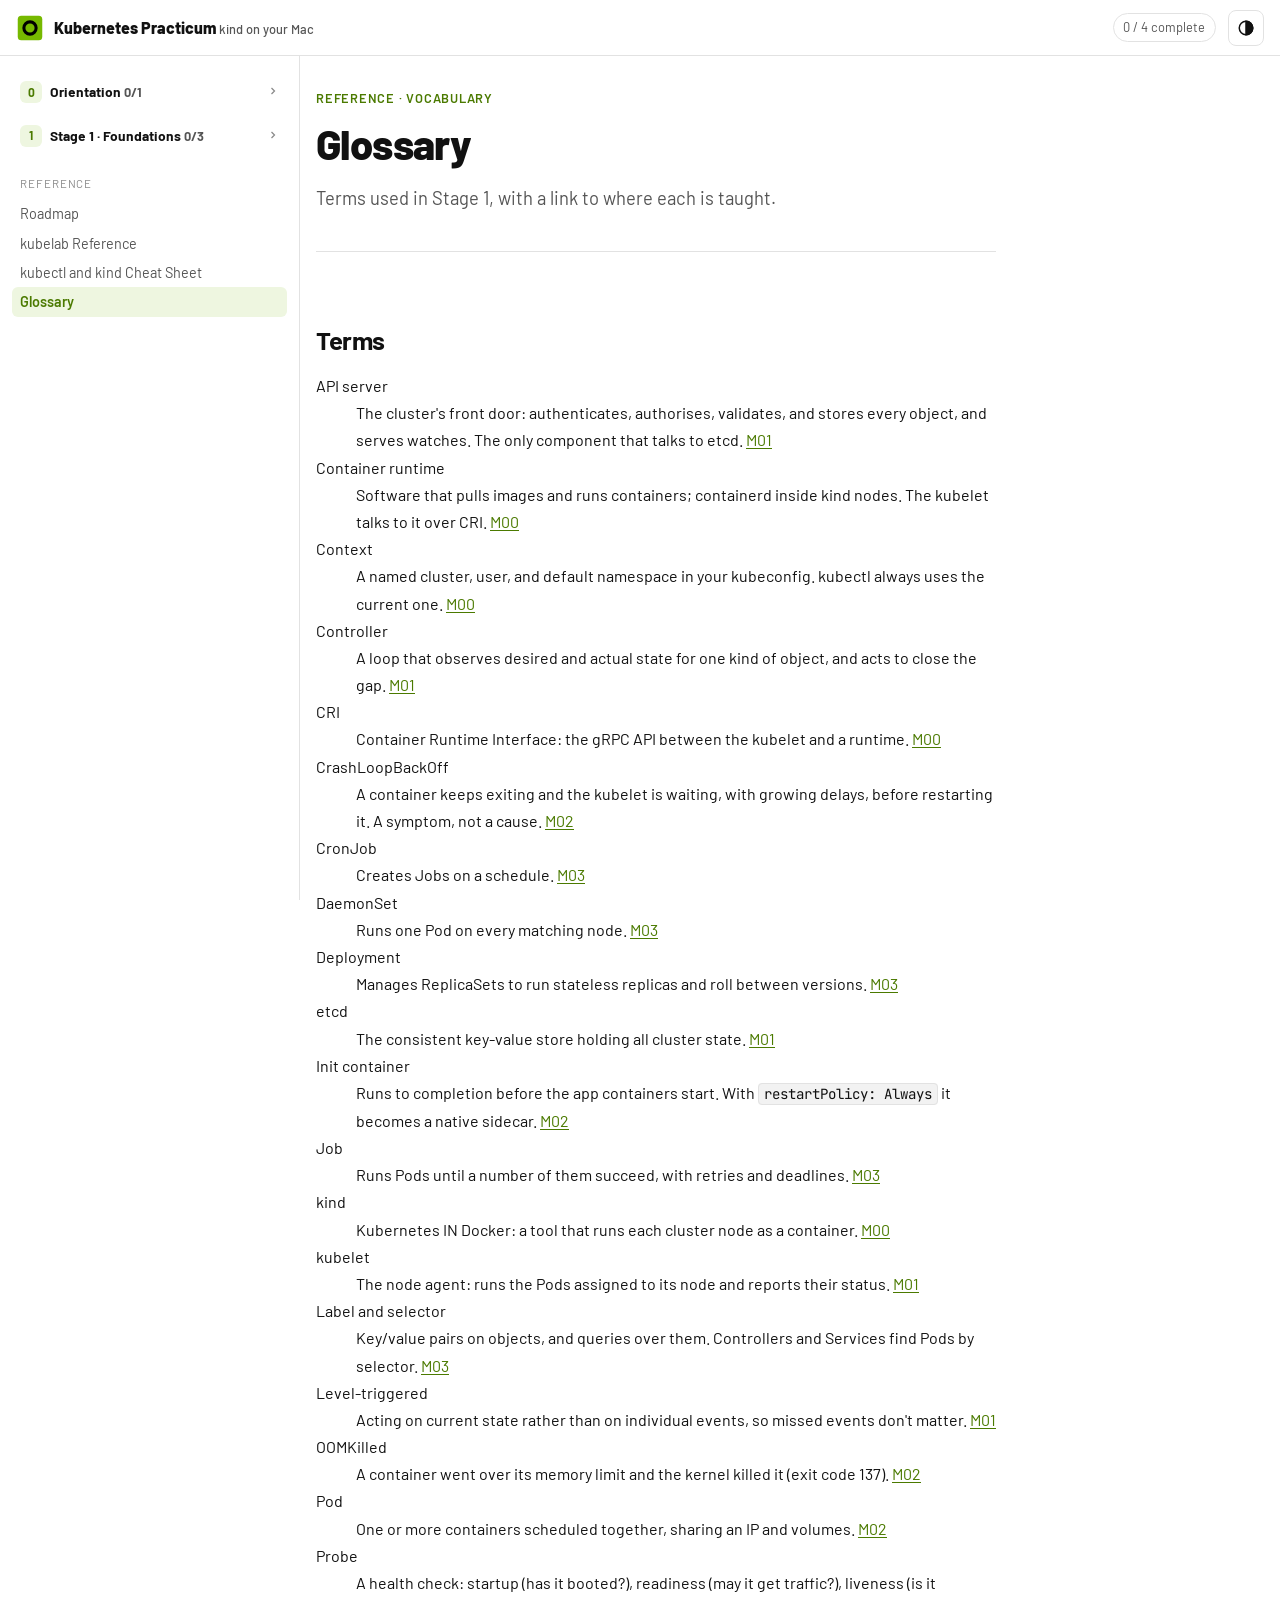
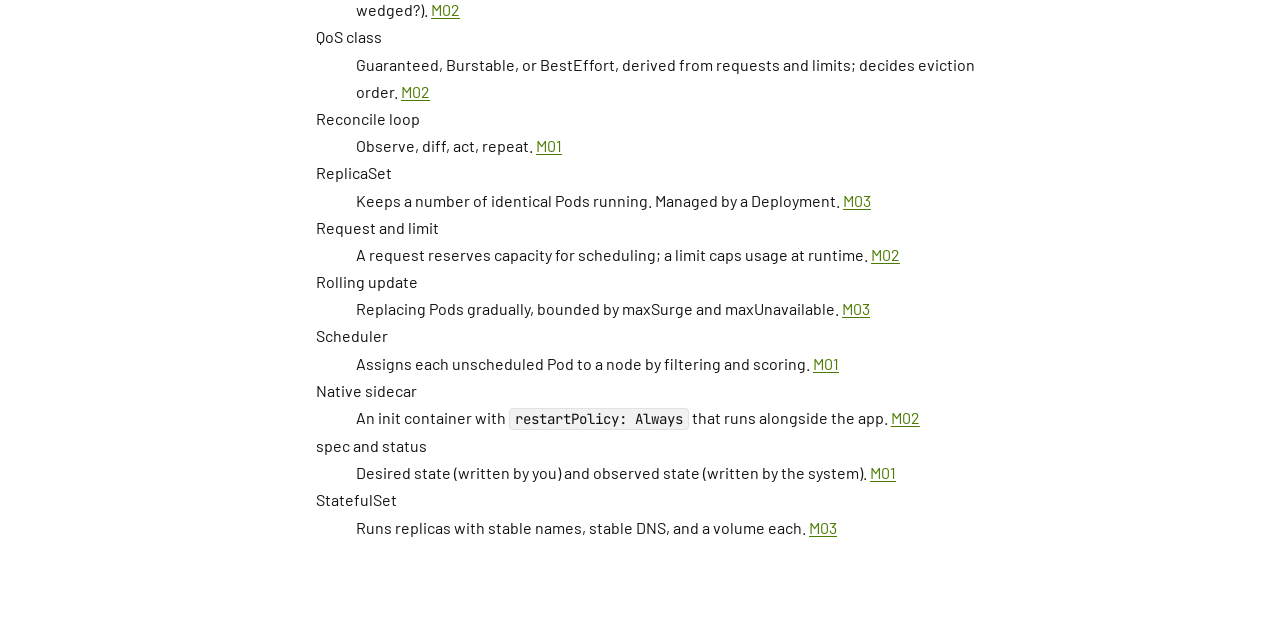
<file: docs/reference/glossary.html>
<!doctype html>
<html lang="en">
<head>
<meta charset="utf-8">
<meta name="viewport" content="width=device-width, initial-scale=1">
<title>Glossary · Kubernetes Practicum</title>
<link rel="stylesheet" href="../assets/css/course.css">
<script src="../assets/js/curriculum.js"></script>
<script src="../assets/js/kubelab-src.js"></script>
<script src="../assets/js/viz.js" defer></script>
<script src="../assets/js/viz-k8s.js" defer></script>
<script src="../assets/js/course.js" defer></script>
</head>
<body data-root="../" data-page="ref-glossary">
<main class="lesson">
  <header class="lesson-hero">
    <p class="eyebrow">Reference · Vocabulary</p>
    <h1>Glossary</h1>
    <p class="lede">Terms used in Stage 1, with a link to where each is taught.</p>
  </header>
  <section class="lesson-section" id="terms">
    <h2>Terms</h2>
    <dl>
      <dt id="term-api-server">API server</dt><dd>The cluster's front door: authenticates, authorises, validates, and stores every object, and serves watches. The only component that talks to etcd. <a href="../modules/m01-how-kubernetes-thinks.html#architecture">M01</a></dd>
      <dt id="term-container-runtime">Container runtime</dt><dd>Software that pulls images and runs containers; containerd inside kind nodes. The kubelet talks to it over CRI. <a href="../modules/m00-mac-lab.html#runtimes">M00</a></dd>
      <dt id="term-context">Context</dt><dd>A named cluster, user, and default namespace in your kubeconfig. kubectl always uses the current one. <a href="../modules/m00-mac-lab.html#create">M00</a></dd>
      <dt id="term-controller">Controller</dt><dd>A loop that observes desired and actual state for one kind of object, and acts to close the gap. <a href="../modules/m01-how-kubernetes-thinks.html#controllers">M01</a></dd>
      <dt id="term-cri">CRI</dt><dd>Container Runtime Interface: the gRPC API between the kubelet and a runtime. <a href="../modules/m00-mac-lab.html#runtimes">M00</a></dd>
      <dt id="term-crashloopbackoff">CrashLoopBackOff</dt><dd>A container keeps exiting and the kubelet is waiting, with growing delays, before restarting it. A symptom, not a cause. <a href="../modules/m02-pods.html#lifecycle">M02</a></dd>
      <dt id="term-cronjob">CronJob</dt><dd>Creates Jobs on a schedule. <a href="../modules/m03-deployments-and-workloads.html#jobs">M03</a></dd>
      <dt id="term-daemonset">DaemonSet</dt><dd>Runs one Pod on every matching node. <a href="../modules/m03-deployments-and-workloads.html#other-controllers">M03</a></dd>
      <dt id="term-deployment">Deployment</dt><dd>Manages ReplicaSets to run stateless replicas and roll between versions. <a href="../modules/m03-deployments-and-workloads.html#deployment">M03</a></dd>
      <dt id="term-etcd">etcd</dt><dd>The consistent key-value store holding all cluster state. <a href="../modules/m01-how-kubernetes-thinks.html#architecture">M01</a></dd>
      <dt id="term-init-container">Init container</dt><dd>Runs to completion before the app containers start. With <code>restartPolicy: Always</code> it becomes a native sidecar. <a href="../modules/m02-pods.html#multi-container">M02</a></dd>
      <dt id="term-job">Job</dt><dd>Runs Pods until a number of them succeed, with retries and deadlines. <a href="../modules/m03-deployments-and-workloads.html#jobs">M03</a></dd>
      <dt id="term-kind">kind</dt><dd>Kubernetes IN Docker: a tool that runs each cluster node as a container. <a href="../modules/m00-mac-lab.html#kind-config">M00</a></dd>
      <dt id="term-kubelet">kubelet</dt><dd>The node agent: runs the Pods assigned to its node and reports their status. <a href="../modules/m01-how-kubernetes-thinks.html#architecture">M01</a></dd>
      <dt id="term-label">Label and selector</dt><dd>Key/value pairs on objects, and queries over them. Controllers and Services find Pods by selector. <a href="../modules/m03-deployments-and-workloads.html#selectors">M03</a></dd>
      <dt id="term-level-triggered">Level-triggered</dt><dd>Acting on current state rather than on individual events, so missed events don't matter. <a href="../modules/m01-how-kubernetes-thinks.html#controllers">M01</a></dd>
      <dt id="term-oomkilled">OOMKilled</dt><dd>A container went over its memory limit and the kernel killed it (exit code 137). <a href="../modules/m02-pods.html#resources">M02</a></dd>
      <dt id="term-pod">Pod</dt><dd>One or more containers scheduled together, sharing an IP and volumes. <a href="../modules/m02-pods.html#anatomy">M02</a></dd>
      <dt id="term-probe">Probe</dt><dd>A health check: startup (has it booted?), readiness (may it get traffic?), liveness (is it wedged?). <a href="../modules/m02-pods.html#probes">M02</a></dd>
      <dt id="term-qos">QoS class</dt><dd>Guaranteed, Burstable, or BestEffort, derived from requests and limits; decides eviction order. <a href="../modules/m02-pods.html#resources">M02</a></dd>
      <dt id="term-reconcile">Reconcile loop</dt><dd>Observe, diff, act, repeat. <a href="../modules/m01-how-kubernetes-thinks.html#controllers">M01</a></dd>
      <dt id="term-replicaset">ReplicaSet</dt><dd>Keeps a number of identical Pods running. Managed by a Deployment. <a href="../modules/m03-deployments-and-workloads.html#why">M03</a></dd>
      <dt id="term-request-limit">Request and limit</dt><dd>A request reserves capacity for scheduling; a limit caps usage at runtime. <a href="../modules/m02-pods.html#resources">M02</a></dd>
      <dt id="term-rolling-update">Rolling update</dt><dd>Replacing Pods gradually, bounded by maxSurge and maxUnavailable. <a href="../modules/m03-deployments-and-workloads.html#rolling">M03</a></dd>
      <dt id="term-scheduler">Scheduler</dt><dd>Assigns each unscheduled Pod to a node by filtering and scoring. <a href="../modules/m01-how-kubernetes-thinks.html#journey">M01</a></dd>
      <dt id="term-sidecar">Native sidecar</dt><dd>An init container with <code>restartPolicy: Always</code> that runs alongside the app. <a href="../modules/m02-pods.html#multi-container">M02</a></dd>
      <dt id="term-spec-status">spec and status</dt><dd>Desired state (written by you) and observed state (written by the system). <a href="../modules/m01-how-kubernetes-thinks.html#objects">M01</a></dd>
      <dt id="term-statefulset">StatefulSet</dt><dd>Runs replicas with stable names, stable DNS, and a volume each. <a href="../modules/m03-deployments-and-workloads.html#other-controllers">M03</a></dd>
    </dl>
  </section>
</main>
</body>
</html>
</file>
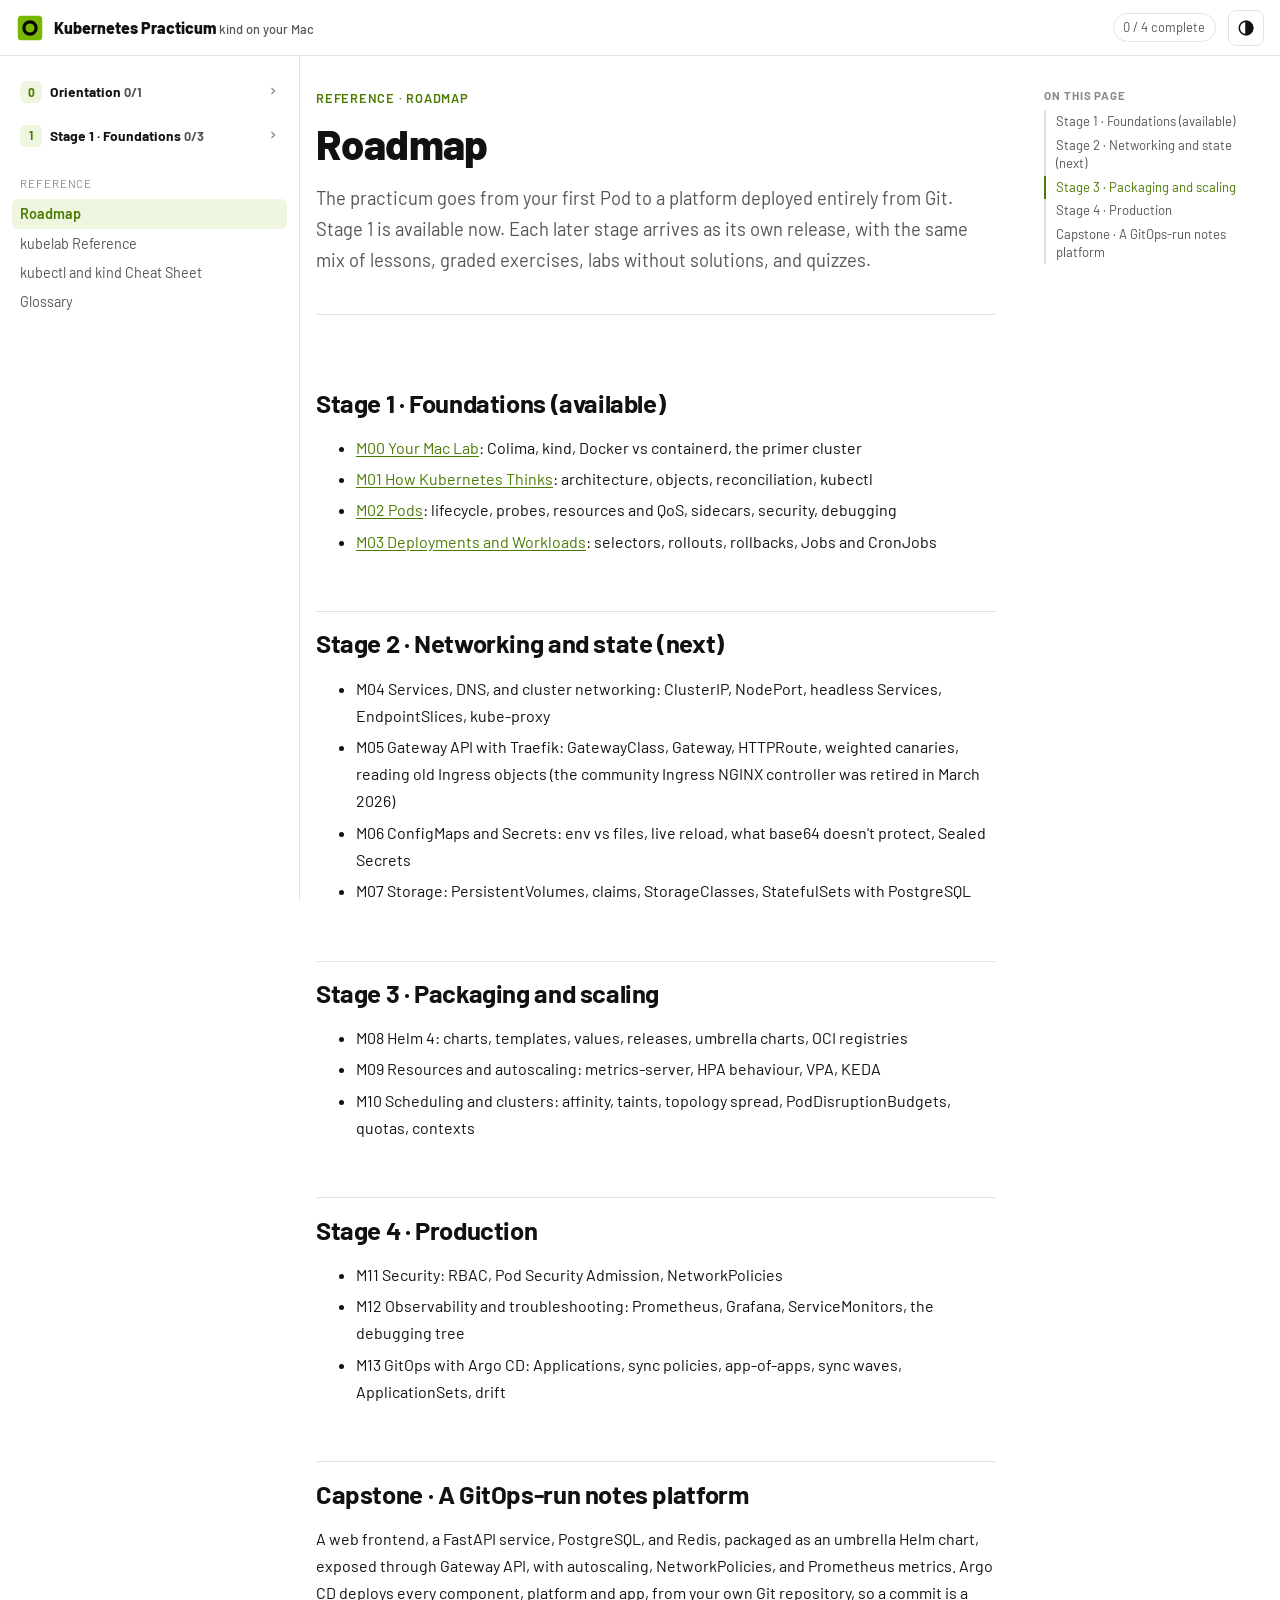
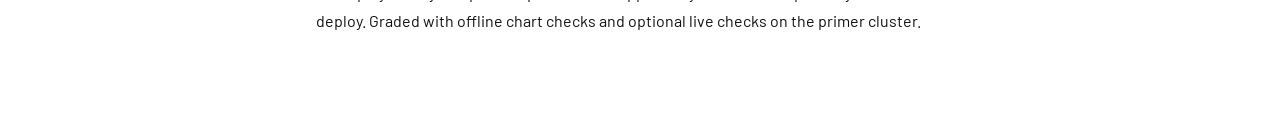
<file: docs/reference/roadmap.html>
<!doctype html>
<html lang="en">
<head>
<meta charset="utf-8">
<meta name="viewport" content="width=device-width, initial-scale=1">
<title>Roadmap · Kubernetes Practicum</title>
<link rel="stylesheet" href="../assets/css/course.css">
<script src="../assets/js/curriculum.js"></script>
<script src="../assets/js/kubelab-src.js"></script>
<script src="../assets/js/viz.js" defer></script>
<script src="../assets/js/viz-k8s.js" defer></script>
<script src="../assets/js/course.js" defer></script>
</head>
<body data-root="../" data-page="ref-roadmap">
<main class="lesson">
  <header class="lesson-hero">
    <p class="eyebrow">Reference · Roadmap</p>
    <h1>Roadmap</h1>
    <p class="lede">The practicum goes from your first Pod to a platform deployed entirely from Git. Stage 1 is
      available now. Each later stage arrives as its own release, with the same mix of lessons, graded exercises,
      labs without solutions, and quizzes.</p>
  </header>

  <section class="lesson-section" id="stage-1">
    <h2>Stage 1 · Foundations (available)</h2>
    <ul>
      <li><a href="../modules/m00-mac-lab.html">M00 Your Mac Lab</a>: Colima, kind, Docker vs containerd, the primer cluster</li>
      <li><a href="../modules/m01-how-kubernetes-thinks.html">M01 How Kubernetes Thinks</a>: architecture, objects, reconciliation, kubectl</li>
      <li><a href="../modules/m02-pods.html">M02 Pods</a>: lifecycle, probes, resources and QoS, sidecars, security, debugging</li>
      <li><a href="../modules/m03-deployments-and-workloads.html">M03 Deployments and Workloads</a>: selectors, rollouts, rollbacks, Jobs and CronJobs</li>
    </ul>
  </section>

  <section class="lesson-section" id="stage-2">
    <h2>Stage 2 · Networking and state (next)</h2>
    <ul>
      <li>M04 Services, DNS, and cluster networking: ClusterIP, NodePort, headless Services, EndpointSlices, kube-proxy</li>
      <li>M05 Gateway API with Traefik: GatewayClass, Gateway, HTTPRoute, weighted canaries, reading old Ingress objects
        (the community Ingress NGINX controller was retired in March 2026)</li>
      <li>M06 ConfigMaps and Secrets: env vs files, live reload, what base64 doesn't protect, Sealed Secrets</li>
      <li>M07 Storage: PersistentVolumes, claims, StorageClasses, StatefulSets with PostgreSQL</li>
    </ul>
  </section>

  <section class="lesson-section" id="stage-3">
    <h2>Stage 3 · Packaging and scaling</h2>
    <ul>
      <li>M08 Helm 4: charts, templates, values, releases, umbrella charts, OCI registries</li>
      <li>M09 Resources and autoscaling: metrics-server, HPA behaviour, VPA, KEDA</li>
      <li>M10 Scheduling and clusters: affinity, taints, topology spread, PodDisruptionBudgets, quotas, contexts</li>
    </ul>
  </section>

  <section class="lesson-section" id="stage-4">
    <h2>Stage 4 · Production</h2>
    <ul>
      <li>M11 Security: RBAC, Pod Security Admission, NetworkPolicies</li>
      <li>M12 Observability and troubleshooting: Prometheus, Grafana, ServiceMonitors, the debugging tree</li>
      <li>M13 GitOps with Argo CD: Applications, sync policies, app-of-apps, sync waves, ApplicationSets, drift</li>
    </ul>
  </section>

  <section class="lesson-section" id="capstone">
    <h2>Capstone · A GitOps-run notes platform</h2>
    <p>A web frontend, a FastAPI service, PostgreSQL, and Redis, packaged as an umbrella Helm chart, exposed through
      Gateway API, with autoscaling, NetworkPolicies, and Prometheus metrics. Argo CD deploys every component,
      platform and app, from your own Git repository, so a commit is a deploy. Graded with offline chart checks and
      optional live checks on the primer cluster.</p>
  </section>
</main>
</body>
</html>
</file>
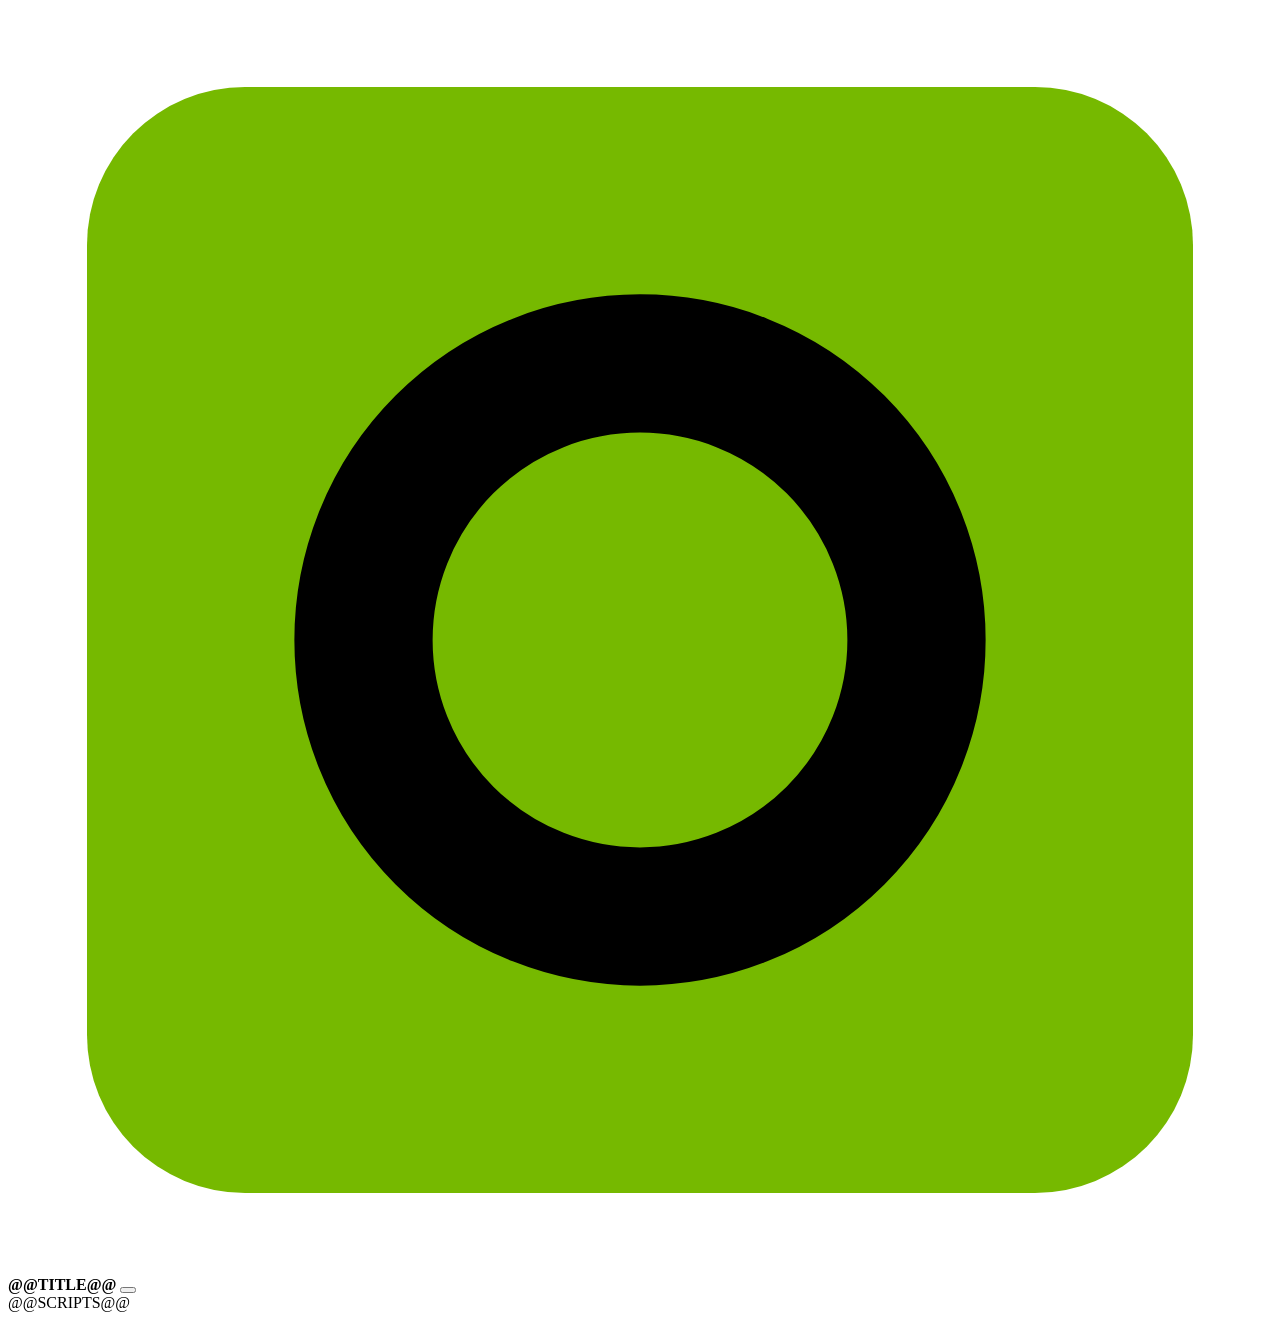
<file: src/practicum/engine/template.html>
<!doctype html>
<html lang="en">
<head>
<meta charset="utf-8">
<meta name="viewport" content="width=device-width,initial-scale=1,viewport-fit=cover">
<title>@@TITLE@@</title>
<meta name="description" content="@@DESCRIPTION@@">
<link rel="icon" href="data:image/svg+xml,%3Csvg xmlns='http://www.w3.org/2000/svg' viewBox='0 0 32 32'%3E%3Crect x='2' y='2' width='28' height='28' rx='4' fill='%2376b900'/%3E%3Ccircle cx='16' cy='16' r='7' fill='none' stroke='%23000' stroke-width='3.5'/%3E%3C/svg%3E">
<link rel="preconnect" href="https://fonts.googleapis.com">
<link rel="stylesheet" href="https://fonts.googleapis.com/css2?family=Barlow:ital,wght@0,400;0,500;0,600;0,700;0,800;1,400&family=JetBrains+Mono:wght@400;600&display=swap">
<style>
@@COURSE_CSS@@
</style>
<style>
@@ENGINE_CSS@@
</style>
</head>
<body class="engine-body" data-engine="single" data-root="">
<header class="top"><div class="wrap">
  <div class="brand"><b><svg viewBox="0 0 32 32" aria-hidden="true"><rect x="2" y="2" width="28" height="28" rx="4" fill="#76b900"/><circle cx="16" cy="16" r="7" fill="none" stroke="#000" stroke-width="3.5"/></svg>@@TITLE@@</b>
    <span class="right"><span class="meter" id="meter"></span><button class="theme-btn" id="theme" type="button" aria-label="Colour theme"></button></span></div>
  <div class="navscroll"><nav class="tabs" id="tabs" aria-label="Practicum sections"></nav></div>
</div></header>
<main class="wrap" id="view"></main>
<div class="toast" id="toast" hidden></div>
<script type="application/json" id="pp-data">@@DATA@@</script>
<script>window.PP_DATA = JSON.parse(document.getElementById("pp-data").textContent); window.CURRICULUM = window.PP_DATA.curriculum;</script>
@@SCRIPTS@@
</body>
</html>
</file>
<file: docs/assets/css/course.css>
@import url("https://fonts.googleapis.com/css2?family=Barlow:wght@400;500;600;700;800&family=JetBrains+Mono:wght@400;500;700&display=swap");

/* ---------- Tokens ---------- */
:root {
  --bg: #ffffff;
  --bg-elev: #ffffff;
  --bg-sunk: #f2f2f2;
  --bg-code: #f6f6f6;
  --fg: #111111;
  --fg-muted: #555555;
  --fg-faint: #8a8a8a;
  --border: #e2e2e2;
  --border-strong: #c4c4c4;
  --accent: #4b7a00;
  --accent-fg: #ffffff;
  --accent-soft: #eef6e0;
  --py-blue: #3670a0;
  --py-yellow: #f2c53d;
  --ok: #1f8a4c;
  --ok-soft: #e3f4ea;
  --bad: #c2382f;
  --bad-soft: #fbe8e6;
  --warn: #a86400;
  --warn-soft: #fdf1dc;
  --note: #4b7a00;
  --note-soft: #eef6e0;
  --v314: #0f7b8a;
  --v314-soft: #ddf3f5;
  --v315: #8a3ffc;
  --v315-soft: #f1e8ff;
  --pixi: #c2410c;
  --pixi-soft: #fdeee6;
  /* syntax */
  --tok-comment: #7d8590;
  --tok-keyword: #a626a4;
  --tok-string: #2f7d32;
  --tok-number: #b35c00;
  --tok-function: #2f5fbf;
  --tok-builtin: #0e7490;
  --tok-operator: #4b5563;
  --tok-decorator: #b45309;
  --tok-class: #9a3412;
  /* viz palette */
  --viz-1: #4b7a00;
  --viz-2: #e08a00;
  --viz-3: #1f8a4c;
  --viz-4: #c2382f;
  --viz-5: #8a3ffc;
  --viz-6: #0f7b8a;
  --viz-node: #ffffff;
  --viz-edge: #9aa1ad;
  --viz-active: #76b900;
  --viz-done: #cfe8a3;

  --radius: 10px;
  --radius-sm: 6px;
  --shadow: 0 1px 2px rgba(20, 20, 30, 0.06), 0 4px 16px rgba(20, 20, 30, 0.05);
  --font-sans: "Barlow", system-ui, -apple-system, "Segoe UI", Roboto, sans-serif;
  --font-mono: "JetBrains Mono", ui-monospace, SFMono-Regular, Menlo, Consolas, monospace;
  --header-h: 56px;
  --sidebar-w: 300px;
  --content-w: 820px;
  color-scheme: light;
}

@media (prefers-color-scheme: dark) {
  :root:not([data-theme="light"]) {
    --bg: #000000;
    --bg-elev: #111111;
    --bg-sunk: #0a0a0a;
    --bg-code: #141414;
    --fg: #f2f2f2;
    --fg-muted: #a8a8a8;
    --fg-faint: #767676;
    --border: #262626;
    --border-strong: #3d3d3d;
    --accent: #76b900;
    --accent-fg: #000000;
    --accent-soft: #1c2a08;
    --ok: #4cc27f;
    --ok-soft: #143023;
    --bad: #ff7b72;
    --bad-soft: #3a1a18;
    --warn: #f0b04a;
    --warn-soft: #36290f;
    --note: #a6dc4a;
    --note-soft: #1c2a08;
    --v314: #4fd1df;
    --v314-soft: #0f2f33;
    --v315: #c4a1ff;
    --v315-soft: #2a1b47;
    --pixi: #fb923c;
    --pixi-soft: #3a2010;
    --tok-comment: #7f8896;
    --tok-keyword: #d68cf0;
    --tok-string: #8fd18c;
    --tok-number: #f5a65b;
    --tok-function: #7fb0ff;
    --tok-builtin: #56c7d9;
    --tok-operator: #b4bccb;
    --tok-decorator: #f0b04a;
    --tok-class: #ffab70;
    --viz-1: #76b900;
    --viz-2: #f0b04a;
    --viz-3: #4cc27f;
    --viz-4: #ff7b72;
    --viz-5: #c4a1ff;
    --viz-6: #4fd1df;
    --viz-node: #1a1a1a;
    --viz-edge: #5d6574;
    --viz-active: #8fd11a;
    --viz-done: #2e4a0a;
    --shadow: 0 1px 2px rgba(0, 0, 0, 0.4), 0 4px 16px rgba(0, 0, 0, 0.3);
    color-scheme: dark;
  }
}

:root[data-theme="dark"] {
  --bg: #000000;
  --bg-elev: #111111;
  --bg-sunk: #0a0a0a;
  --bg-code: #141414;
  --fg: #f2f2f2;
  --fg-muted: #a8a8a8;
  --fg-faint: #767676;
  --border: #262626;
  --border-strong: #3d3d3d;
  --accent: #76b900;
  --accent-fg: #000000;
  --accent-soft: #1c2a08;
  --ok: #4cc27f;
  --ok-soft: #143023;
  --bad: #ff7b72;
  --bad-soft: #3a1a18;
  --warn: #f0b04a;
  --warn-soft: #36290f;
  --note: #a6dc4a;
  --note-soft: #1c2a08;
  --v314: #4fd1df;
  --v314-soft: #0f2f33;
  --v315: #c4a1ff;
  --v315-soft: #2a1b47;
  --pixi: #fb923c;
  --pixi-soft: #3a2010;
  --tok-comment: #7f8896;
  --tok-keyword: #d68cf0;
  --tok-string: #8fd18c;
  --tok-number: #f5a65b;
  --tok-function: #7fb0ff;
  --tok-builtin: #56c7d9;
  --tok-operator: #b4bccb;
  --tok-decorator: #f0b04a;
  --tok-class: #ffab70;
  --viz-1: #76b900;
  --viz-2: #f0b04a;
  --viz-3: #4cc27f;
  --viz-4: #ff7b72;
  --viz-5: #c4a1ff;
  --viz-6: #4fd1df;
  --viz-node: #1a1a1a;
  --viz-edge: #5d6574;
  --viz-active: #8fd11a;
  --viz-done: #2e4a0a;
  --shadow: 0 1px 2px rgba(0, 0, 0, 0.4), 0 4px 16px rgba(0, 0, 0, 0.3);
  color-scheme: dark;
}

/* ---------- Base ---------- */
*, *::before, *::after { box-sizing: border-box; }
html { scroll-padding-top: calc(var(--header-h) + 16px); -webkit-text-size-adjust: 100%; }
body {
  margin: 0;
  background: var(--bg);
  color: var(--fg);
  font: 16px/1.7 var(--font-sans);
  overflow-x: hidden;
}
a { color: var(--accent); text-underline-offset: 2px; }
a:hover { text-decoration-thickness: 2px; }
img, svg, canvas { max-width: 100%; }
h1, h2, h3, h4 { line-height: 1.25; letter-spacing: -0.015em; }
h1 { font-size: clamp(2rem, 4vw, 2.6rem); margin: 0.2em 0 0.3em; font-weight: 800; }
h2 { font-size: 1.6rem; margin: 2.2em 0 0.6em; font-weight: 700; }
h3 { font-size: 1.2rem; margin: 1.8em 0 0.5em; font-weight: 650; }
h4 { font-size: 1rem; margin: 1.4em 0 0.4em; }
p, ul, ol { margin: 0 0 1em; }
li + li { margin-top: 0.25em; }
hr { border: 0; border-top: 1px solid var(--border); margin: 2.5em 0; }
table { border-collapse: collapse; width: 100%; margin: 1em 0 1.5em; font-size: 0.93rem; display: block; overflow-x: auto; }
th, td { border: 1px solid var(--border); padding: 0.5em 0.75em; text-align: left; vertical-align: top; }
th { background: var(--bg-sunk); font-weight: 600; }
kbd {
  font-family: var(--font-mono); font-size: 0.82em; padding: 0.1em 0.45em;
  border: 1px solid var(--border-strong); border-bottom-width: 2px; border-radius: 4px; background: var(--bg-elev);
}
code { font-family: var(--font-mono); font-size: 0.88em; }
:not(pre) > code {
  background: var(--bg-sunk); border: 1px solid var(--border); padding: 0.08em 0.35em; border-radius: 4px;
  overflow-wrap: anywhere;
}
pre {
  font-family: var(--font-mono); font-size: 0.86rem; line-height: 1.6;
  background: var(--bg-code); border: 1px solid var(--border); border-radius: var(--radius);
  padding: 1em 1.1em; overflow-x: auto; margin: 0 0 1.2em; position: relative; tab-size: 4;
}
pre code { background: none; border: 0; padding: 0; font-size: inherit; }
dfn { font-style: normal; font-weight: 600; border-bottom: 1px dotted var(--fg-muted); }
mark { background: color-mix(in srgb, var(--py-yellow) 45%, transparent); color: inherit; padding: 0 0.15em; border-radius: 3px; }
button { font: inherit; }
.visually-hidden { position: absolute; width: 1px; height: 1px; overflow: hidden; clip: rect(0 0 0 0); white-space: nowrap; }

/* ---------- Syntax tokens (Prism) ---------- */
.token.comment, .token.prolog, .token.doctype, .token.cdata { color: var(--tok-comment); font-style: italic; }
.token.keyword, .token.important, .token.atrule { color: var(--tok-keyword); }
.token.string, .token.char, .token.attr-value, .token.triple-quoted-string, .token.string-interpolation { color: var(--tok-string); }
.token.interpolation { color: var(--fg); }
.token.number, .token.boolean, .token.constant { color: var(--tok-number); }
.token.function { color: var(--tok-function); }
.token.builtin { color: var(--tok-builtin); }
.token.operator, .token.punctuation { color: var(--tok-operator); }
.token.decorator, .token.annotation { color: var(--tok-decorator); }
.token.class-name { color: var(--tok-class); }
.token.property, .token.key, .token.table { color: var(--tok-function); }

/* ---------- App shell ---------- */
.pp-header {
  position: sticky; top: 0; z-index: 50; height: var(--header-h);
  display: flex; align-items: center; gap: 12px; padding: 0 16px;
  background: color-mix(in srgb, var(--bg) 88%, transparent);
  backdrop-filter: blur(10px); -webkit-backdrop-filter: blur(10px);
  border-bottom: 1px solid var(--border);
}
.pp-brand { display: flex; align-items: center; gap: 10px; font-weight: 800; color: var(--fg); text-decoration: none; white-space: nowrap; }
.pp-brand .logo { width: 28px; height: 28px; flex: none; }
.pp-brand small { font-weight: 500; color: var(--fg-muted); font-size: 0.8rem; }
.pp-header .spacer { flex: 1; }
.pp-progress-pill {
  font-size: 0.8rem; color: var(--fg-muted); border: 1px solid var(--border); border-radius: 999px;
  padding: 0.2em 0.75em; white-space: nowrap; background: var(--bg-elev);
}
.icon-btn {
  display: inline-flex; align-items: center; justify-content: center; width: 36px; height: 36px; flex: none;
  border: 1px solid var(--border); border-radius: 8px; background: var(--bg-elev); color: var(--fg); cursor: pointer;
}
.icon-btn:hover { border-color: var(--border-strong); }
.icon-btn svg { width: 18px; height: 18px; }
.pp-menu-btn { display: none; }

.pp-layout { display: grid; grid-template-columns: var(--sidebar-w) minmax(0, 1fr); min-height: calc(100vh - var(--header-h)); }
.pp-sidebar {
  position: sticky; top: var(--header-h); height: calc(100vh - var(--header-h)); overflow-y: auto;
  border-right: 1px solid var(--border); padding: 16px 12px 40px; background: var(--bg); font-size: 0.9rem;
}
.pp-sidebar .part { margin-bottom: 4px; }
.pp-sidebar .part > button {
  width: 100%; display: flex; align-items: center; gap: 8px; text-align: left; background: none; border: 0;
  padding: 8px; border-radius: 8px; cursor: pointer; color: var(--fg); font-weight: 650; font-size: 0.86rem;
}
.pp-sidebar .part > button:hover { background: var(--bg-sunk); }
.pp-sidebar .part > button .num {
  display: inline-grid; place-items: center; width: 22px; height: 22px; border-radius: 6px;
  background: var(--accent-soft); color: var(--accent); font-size: 0.75rem; flex: none;
}
.pp-sidebar .part > button .chev { margin-left: auto; transition: transform 0.15s; color: var(--fg-faint); }
.pp-sidebar .part.open > button .chev { transform: rotate(90deg); }
.pp-sidebar ul { list-style: none; margin: 0; padding: 0 0 6px 18px; display: none; }
.pp-sidebar .part.open ul { display: block; }
.pp-sidebar li { margin: 0; }
.pp-sidebar li a {
  display: flex; gap: 8px; align-items: baseline; padding: 5px 8px; border-radius: 6px;
  color: var(--fg-muted); text-decoration: none; line-height: 1.35;
}
.pp-sidebar li a:hover { background: var(--bg-sunk); color: var(--fg); }
.pp-sidebar li a.current { background: var(--accent-soft); color: var(--accent); font-weight: 600; }
.pp-sidebar li a .mid { font-family: var(--font-mono); font-size: 0.72rem; color: var(--fg-faint); flex: none; width: 2.2em; }
.pp-sidebar li a .done { margin-left: auto; color: var(--ok); flex: none; }
.pp-sidebar .side-title { font-size: 0.72rem; letter-spacing: 0.08em; text-transform: uppercase; color: var(--fg-faint); margin: 18px 8px 6px; }

.pp-main { padding: 32px 16px 80px; min-width: 0; }
.pp-content-wrap { display: grid; grid-template-columns: minmax(0, var(--content-w)) 220px; gap: 48px; justify-content: center; }
.pp-toc { position: sticky; top: calc(var(--header-h) + 24px); align-self: start; font-size: 0.82rem; max-height: calc(100vh - 120px); overflow-y: auto; }
.pp-toc h4 { margin: 0 0 8px; font-size: 0.72rem; letter-spacing: 0.08em; text-transform: uppercase; color: var(--fg-faint); }
.pp-toc a { display: block; color: var(--fg-muted); text-decoration: none; padding: 3px 0 3px 10px; border-left: 2px solid var(--border); line-height: 1.35; }
.pp-toc a.active { color: var(--accent); border-left-color: var(--accent); }
.pp-toc a:hover { color: var(--fg); }

@media (max-width: 1240px) {
  .pp-content-wrap { grid-template-columns: minmax(0, var(--content-w)); }
  .pp-toc { display: none; }
}
@media (max-width: 900px) {
  .pp-layout { grid-template-columns: minmax(0, 1fr); }
  .pp-menu-btn { display: inline-flex; }
  .pp-sidebar {
    position: fixed; left: 0; top: var(--header-h); width: min(86vw, 320px); z-index: 40;
    transform: translateX(-102%); transition: transform 0.2s ease; box-shadow: var(--shadow); background: var(--bg-elev);
  }
  body.nav-open .pp-sidebar { transform: none; }
  .pp-brand small, .pp-progress-pill { display: none; }
}

/* ---------- Lesson ---------- */
.lesson { max-width: var(--content-w); min-width: 0; }
.lesson-hero { padding-bottom: 1.2em; border-bottom: 1px solid var(--border); margin-bottom: 1em; }
.eyebrow { font-size: 0.8rem; font-weight: 600; letter-spacing: 0.06em; text-transform: uppercase; color: var(--accent); margin: 0; }
.lede { font-size: 1.15rem; color: var(--fg-muted); }
.lesson-meta { display: flex; flex-wrap: wrap; gap: 8px 16px; font-size: 0.85rem; color: var(--fg-muted); margin: 0.5em 0 1em; }
.lesson-meta span { display: inline-flex; gap: 6px; align-items: center; }
.objectives {
  background: var(--bg-elev); border: 1px solid var(--border); border-radius: var(--radius); padding: 1em 1.2em 1em 2.4em; margin: 1em 0;
}
.objectives::before { content: "By the end of this module you will be able to"; display: block; margin: 0 0 0.4em -1.2em; font-weight: 700; font-size: 0.9rem; }
.lesson-section { scroll-margin-top: calc(var(--header-h) + 16px); }
.lesson-section > h2:first-child { padding-top: 0.6em; border-top: 1px solid var(--border); }
.lesson-hero + .lesson-section > h2:first-child { border-top: 0; }
.figure { margin: 1.5em 0; text-align: center; }
.figure figcaption, .caption { font-size: 0.85rem; color: var(--fg-muted); margin-top: 0.5em; }
.diagram { display: block; margin: 1.2em auto; max-width: 100%; height: auto; }
.diagram text { font-family: var(--font-sans); fill: var(--fg); }
.diagram .mono { font-family: var(--font-mono); }
.two-col { display: grid; grid-template-columns: 1fr 1fr; gap: 16px; }
@media (max-width: 700px) { .two-col { grid-template-columns: 1fr; } }
.card-grid { display: grid; grid-template-columns: repeat(auto-fill, minmax(230px, 1fr)); gap: 14px; margin: 1em 0 1.5em; }
.card { background: var(--bg-elev); border: 1px solid var(--border); border-radius: var(--radius); padding: 1em 1.1em; }
.card h4 { margin-top: 0; }
.tag {
  display: inline-block; font-size: 0.72rem; font-weight: 700; padding: 0.15em 0.55em; border-radius: 999px;
  background: var(--bg-sunk); color: var(--fg-muted); border: 1px solid var(--border); vertical-align: middle;
}
.tag.v314 { background: var(--v314-soft); color: var(--v314); border-color: transparent; }
.tag.v315 { background: var(--v315-soft); color: var(--v315); border-color: transparent; }
.tag.pixi { background: var(--pixi-soft); color: var(--pixi); border-color: transparent; }

/* ---------- Callouts ---------- */
.callout {
  --c: var(--note); --c-soft: var(--note-soft);
  border: 1px solid color-mix(in srgb, var(--c) 30%, transparent); border-left: 4px solid var(--c);
  background: var(--c-soft); border-radius: var(--radius-sm); padding: 0.85em 1.1em; margin: 1.2em 0;
}
.callout > :last-child { margin-bottom: 0; }
.callout::before { display: block; font-weight: 700; font-size: 0.8rem; letter-spacing: 0.05em; text-transform: uppercase; color: var(--c); margin-bottom: 0.3em; }
.callout.note::before { content: "Note"; }
.callout.tip { --c: var(--ok); --c-soft: var(--ok-soft); }
.callout.tip::before { content: "Tip"; }
.callout.warn { --c: var(--warn); --c-soft: var(--warn-soft); }
.callout.warn::before { content: "Watch out"; }
.callout.danger { --c: var(--bad); --c-soft: var(--bad-soft); }
.callout.danger::before { content: "Common bug"; }
.callout.py314 { --c: var(--v314); --c-soft: var(--v314-soft); }
.callout.py314::before { content: "New in Python 3.14"; }
.callout.py315 { --c: var(--v315); --c-soft: var(--v315-soft); }
.callout.py315::before { content: "Preview · Python 3.15"; }
.callout.pixi { --c: var(--pixi); --c-soft: var(--pixi-soft); }
.callout.pixi::before { content: "Pixi"; }
.callout.pro { --c: var(--accent); --c-soft: var(--accent-soft); }
.callout.pro::before { content: "Pro practice"; }
.callout.think { --c: var(--py-blue); --c-soft: var(--accent-soft); }
.callout.think::before { content: "Think about it"; }
.callout[data-title]::before { content: attr(data-title); }

/* ---------- Widgets: shared ---------- */
.widget {
  background: var(--bg-elev); border: 1px solid var(--border); border-radius: var(--radius);
  margin: 1.4em 0; box-shadow: var(--shadow); overflow: hidden;
}
.widget-head {
  display: flex; align-items: center; gap: 10px; flex-wrap: wrap; padding: 0.55em 0.9em;
  border-bottom: 1px solid var(--border); background: var(--bg-sunk); font-size: 0.85rem;
}
.widget-head .w-title { font-weight: 650; }
.widget-head .w-kind { font-size: 0.7rem; letter-spacing: 0.08em; text-transform: uppercase; color: var(--fg-faint); font-weight: 700; }
.widget-head .spacer { flex: 1; }
.widget-body { padding: 0.9em; }
.btn {
  display: inline-flex; align-items: center; gap: 6px; border: 1px solid var(--border-strong); background: var(--bg-elev);
  color: var(--fg); border-radius: 7px; padding: 0.32em 0.8em; font-size: 0.84rem; font-weight: 600; cursor: pointer; line-height: 1.4;
}
.btn:hover { border-color: var(--fg-faint); }
.btn:disabled { opacity: 0.5; cursor: not-allowed; }
.btn.primary { background: var(--accent); border-color: var(--accent); color: var(--accent-fg); }
.btn.primary:hover { filter: brightness(1.07); }
.btn.ok { background: var(--ok); border-color: var(--ok); color: #fff; }
.btn.small { padding: 0.18em 0.6em; font-size: 0.78rem; }
.btn-row { display: flex; flex-wrap: wrap; gap: 8px; align-items: center; }
.status { font-size: 0.8rem; color: var(--fg-muted); }

/* code editor */
.editor-host { border-bottom: 1px solid var(--border); background: var(--bg-code); }
.editor-host textarea {
  display: block; width: 100%; min-height: 8em; border: 0; resize: vertical; padding: 0.9em;
  font: 0.86rem/1.6 var(--font-mono); background: var(--bg-code); color: var(--fg); tab-size: 4;
}
.CodeMirror {
  height: auto; min-height: 3em; font-family: var(--font-mono); font-size: 0.86rem; line-height: 1.6;
  background: var(--bg-code); color: var(--fg);
}
.CodeMirror-scroll { max-height: 560px; min-height: 3em; }
.CodeMirror-gutters { background: var(--bg-code); border-right: 1px solid var(--border); }
.CodeMirror-linenumber { color: var(--fg-faint); }
.CodeMirror-cursor { border-left: 2px solid var(--accent); }
.CodeMirror-selected, .CodeMirror-focused .CodeMirror-selected { background: color-mix(in srgb, var(--accent) 22%, transparent) !important; }
.CodeMirror-activeline-background { background: color-mix(in srgb, var(--accent) 6%, transparent); }
.cm-s-default .cm-keyword { color: var(--tok-keyword); }
.cm-s-default .cm-string, .cm-s-default .cm-string-2 { color: var(--tok-string); }
.cm-s-default .cm-number { color: var(--tok-number); }
.cm-s-default .cm-comment { color: var(--tok-comment); font-style: italic; }
.cm-s-default .cm-builtin { color: var(--tok-builtin); }
.cm-s-default .cm-def { color: var(--tok-function); }
.cm-s-default .cm-variable { color: var(--fg); }
.cm-s-default .cm-variable-2 { color: var(--tok-function); }
.cm-s-default .cm-property { color: var(--tok-function); }
.cm-s-default .cm-operator { color: var(--tok-operator); }
.cm-s-default .cm-meta { color: var(--tok-decorator); }
.cm-s-default .cm-atom { color: var(--tok-number); }
.cm-s-default .cm-error { color: var(--bad); background: none; }
.cm-s-default .cm-bracket { color: var(--fg-muted); }
.CodeMirror-matchingbracket { color: var(--ok) !important; font-weight: 700; }

.output {
  font: 0.84rem/1.55 var(--font-mono); white-space: pre-wrap; overflow-wrap: anywhere; margin: 0; padding: 0.8em 0.9em;
  background: var(--bg-sunk); border-top: 1px solid var(--border); max-height: 360px; overflow-y: auto; min-height: 2.5em;
}
.output:empty::before { content: "Output appears here."; color: var(--fg-faint); }
.output .err { color: var(--bad); }
.output .sys { color: var(--fg-faint); font-style: italic; }
.output .ok { color: var(--ok); }
.stdin-box { padding: 0.6em 0.9em; border-top: 1px solid var(--border); background: var(--bg-elev); font-size: 0.8rem; }
.stdin-box textarea { width: 100%; font: 0.82rem var(--font-mono); background: var(--bg-code); color: var(--fg); border: 1px solid var(--border); border-radius: 6px; padding: 0.4em; }
.local-only-note { padding: 0.7em 0.9em; font-size: 0.85rem; color: var(--fg-muted); border-top: 1px solid var(--border); }
.local-only-note code { font-size: 0.8rem; }

.copy-btn {
  position: absolute; top: 6px; right: 6px; opacity: 0; transition: opacity 0.15s;
  font: 600 0.7rem var(--font-sans); padding: 0.25em 0.6em; border-radius: 5px; border: 1px solid var(--border-strong);
  background: var(--bg-elev); color: var(--fg-muted); cursor: pointer;
}
pre:hover .copy-btn, .copy-btn:focus { opacity: 1; }
pre[data-label]::before {
  content: attr(data-label); display: block; font: 600 0.7rem var(--font-sans); letter-spacing: 0.06em; text-transform: uppercase;
  color: var(--fg-faint); margin: -0.3em 0 0.6em;
}

/* predict */
.predict-box { padding: 0.7em 0.9em; border-top: 1px solid var(--border); display: grid; gap: 6px; font-size: 0.85rem; }
.predict-box textarea { font: 0.84rem var(--font-mono); padding: 0.45em; border-radius: 6px; border: 1px solid var(--border-strong); background: var(--bg-code); color: var(--fg); }
.verdict { font-weight: 650; font-size: 0.86rem; }
.verdict.ok { color: var(--ok); }
.verdict.bad { color: var(--bad); }

/* exercise */
.exercise .widget-head { background: color-mix(in srgb, var(--ok) 9%, var(--bg-sunk)); }
.exercise-prompt { padding: 0.9em 1em 0.2em; }
.exercise-prompt > :last-child { margin-bottom: 0.8em; }
.exercise details, .project-box details { border-top: 1px solid var(--border); padding: 0.55em 0.9em; font-size: 0.92rem; }
.exercise details summary, details.reveal summary { cursor: pointer; font-weight: 650; color: var(--fg-muted); }
.exercise details[open] summary { margin-bottom: 0.5em; }
.test-results { list-style: none; padding: 0.6em 0.9em; margin: 0; border-top: 1px solid var(--border); font: 0.82rem/1.5 var(--font-mono); }
.test-results:empty { display: none; }
.test-results li { display: flex; gap: 8px; }
.test-results li.pass { color: var(--ok); }
.test-results li.fail { color: var(--bad); }
.test-results li .msg { color: var(--fg-muted); }
.exercise.solved .widget-head .w-kind::after { content: " · solved"; color: var(--ok); }
details.reveal { border: 1px solid var(--border); border-radius: var(--radius-sm); padding: 0.6em 0.9em; margin: 1em 0; background: var(--bg-elev); }
details.reveal[open] summary { margin-bottom: 0.6em; }

/* quiz */
.quiz .widget-head { background: color-mix(in srgb, var(--note) 10%, var(--bg-sunk)); }
.quiz-q { padding: 1em 1em 0.8em; border-bottom: 1px solid var(--border); }
.quiz-q:last-of-type { border-bottom: 0; }
.quiz-q .q-num { font-size: 0.74rem; font-weight: 700; color: var(--fg-faint); letter-spacing: 0.06em; text-transform: uppercase; }
.quiz-q .q-prompt { font-weight: 600; margin: 0.25em 0 0.6em; }
.quiz-q .q-prompt p:last-child { margin-bottom: 0; }
.quiz-q pre { margin-bottom: 0.8em; }
.q-options { display: grid; gap: 6px; margin-bottom: 0.6em; }
.q-option {
  display: flex; gap: 10px; align-items: flex-start; padding: 0.5em 0.75em; border: 1px solid var(--border);
  border-radius: 8px; cursor: pointer; background: var(--bg); font-size: 0.93rem; line-height: 1.5;
}
.q-option:hover { border-color: var(--border-strong); }
.q-option input { margin-top: 0.3em; accent-color: var(--accent); flex: none; }
.q-option.correct { border-color: var(--ok); background: var(--ok-soft); }
.q-option.incorrect { border-color: var(--bad); background: var(--bad-soft); }
.q-text-input { width: 100%; font: 0.9rem var(--font-mono); padding: 0.5em 0.6em; border-radius: 8px; border: 1px solid var(--border-strong); background: var(--bg-code); color: var(--fg); margin-bottom: 0.6em; }
.q-feedback { display: none; margin-top: 0.6em; padding: 0.6em 0.8em; border-radius: 8px; font-size: 0.9rem; }
.q-feedback.show { display: block; }
.q-feedback.ok { background: var(--ok-soft); }
.q-feedback.bad { background: var(--bad-soft); }
.q-feedback strong { display: block; margin-bottom: 0.2em; }
.quiz-summary { padding: 1em; background: var(--bg-sunk); border-top: 1px solid var(--border); display: flex; flex-wrap: wrap; gap: 12px; align-items: center; }
.score-ring { --p: 0; width: 64px; height: 64px; border-radius: 50%; display: grid; place-items: center; font-weight: 800; font-size: 0.95rem;
  background: radial-gradient(closest-side, var(--bg-sunk) 76%, transparent 78% 100%), conic-gradient(var(--ok) calc(var(--p) * 1%), var(--border) 0); }

/* flashcards */
.flashcards .card-stage { perspective: 1000px; padding: 1em; }
.flashcard { position: relative; min-height: 170px; cursor: pointer; transform-style: preserve-3d; transition: transform 0.45s; }
.flashcard.flipped { transform: rotateY(180deg); }
.flashcard .face {
  position: absolute; inset: 0; backface-visibility: hidden; -webkit-backface-visibility: hidden; display: grid; place-items: center; text-align: center;
  padding: 1.2em; border-radius: var(--radius); border: 1px solid var(--border); background: var(--bg); font-size: 1.05rem; overflow: auto;
}
.flashcard .back { transform: rotateY(180deg); background: var(--accent-soft); }
.flashcard .face small { position: absolute; top: 8px; left: 12px; font-size: 0.7rem; color: var(--fg-faint); text-transform: uppercase; letter-spacing: 0.06em; }

/* tabs */
.tabs { margin: 1.2em 0; }
.tab-bar { display: flex; gap: 2px; border-bottom: 1px solid var(--border); overflow-x: auto; }
.tab-bar button { background: none; border: 0; border-bottom: 2px solid transparent; padding: 0.5em 0.9em; cursor: pointer; color: var(--fg-muted); font-weight: 600; font-size: 0.88rem; white-space: nowrap; }
.tab-bar button[aria-selected="true"] { color: var(--accent); border-bottom-color: var(--accent); }
.tabs > .tab { display: none; padding-top: 1em; }
.tabs > .tab.active { display: block; }

/* checklist */
.checklist { list-style: none; padding: 0; }
.checklist li { display: flex; gap: 10px; align-items: flex-start; padding: 0.45em 0.6em; border-radius: 8px; }
.checklist li:hover { background: var(--bg-sunk); }
.checklist input { margin-top: 0.4em; accent-color: var(--ok); flex: none; width: 16px; height: 16px; }
.checklist li.checked > span { color: var(--fg-muted); text-decoration: line-through; text-decoration-color: var(--fg-faint); }

/* tracer */
.tracer-grid { display: grid; grid-template-columns: minmax(0, 1.2fr) minmax(0, 1fr); }
@media (max-width: 760px) { .tracer-grid { grid-template-columns: 1fr; } }
.tracer-code { font: 0.84rem/1.65 var(--font-mono); margin: 0; padding: 0.7em 0; background: var(--bg-code); overflow-x: auto; border-right: 1px solid var(--border); }
.tracer-code .ln { display: block; padding: 0 0.9em 0 0; white-space: pre; position: relative; }
.tracer-code .ln .n { display: inline-block; width: 3em; text-align: right; padding-right: 1em; color: var(--fg-faint); user-select: none; }
.tracer-code .ln.cur { background: color-mix(in srgb, var(--py-yellow) 30%, transparent); }
.tracer-code .ln.cur .n::before { content: "\25B6"; color: var(--warn); position: absolute; left: 4px; font-size: 0.7em; top: 0.25em; }
.tracer-code .ln.prev { background: color-mix(in srgb, var(--accent) 9%, transparent); }
.tracer-state { padding: 0.7em 0.9em; font-size: 0.84rem; overflow-x: auto; }
.frame { border: 1px solid var(--border); border-radius: 8px; margin-bottom: 8px; background: var(--bg); }
.frame h5 { margin: 0; padding: 0.35em 0.7em; font: 600 0.78rem var(--font-mono); border-bottom: 1px solid var(--border); background: var(--bg-sunk); border-radius: 8px 8px 0 0; }
.frame table { margin: 0; font: 0.8rem var(--font-mono); display: table; }
.frame td { border: 0; border-bottom: 1px solid var(--border); padding: 0.25em 0.7em; }
.frame tr:last-child td { border-bottom: 0; }
.frame td.var { color: var(--tok-function); width: 1%; white-space: nowrap; }
.frame td.changed { background: color-mix(in srgb, var(--py-yellow) 28%, transparent); }
.ref-tag { display: inline-block; font-size: 0.7rem; padding: 0 0.4em; border-radius: 4px; color: #fff; margin-right: 4px; font-weight: 700; }
.tracer-controls { display: flex; gap: 6px; align-items: center; flex-wrap: wrap; padding: 0.55em 0.9em; border-top: 1px solid var(--border); }
.tracer-controls input[type="range"] { flex: 1; min-width: 120px; accent-color: var(--accent); }
.tracer-out { font: 0.8rem/1.5 var(--font-mono); white-space: pre-wrap; background: var(--bg-sunk); padding: 0.5em 0.7em; border-radius: 6px; margin-top: 6px; min-height: 1.8em; }

/* viz */
.viz { margin: 1.4em 0; }
.viz-stage { padding: 0.8em; overflow-x: auto; }
.viz-stage svg { display: block; margin: 0 auto; }
.viz-controls { display: flex; flex-wrap: wrap; gap: 8px; align-items: center; padding: 0.6em 0.9em; border-top: 1px solid var(--border); font-size: 0.84rem; }
.viz-controls input[type="text"], .viz-controls input[type="number"], .viz-controls select {
  font: 0.84rem var(--font-mono); padding: 0.28em 0.5em; border-radius: 6px; border: 1px solid var(--border-strong); background: var(--bg-code); color: var(--fg); max-width: 100%;
}
.viz-controls input[type="range"] { accent-color: var(--accent); }
.viz-log { font: 0.8rem/1.5 var(--font-mono); padding: 0.55em 0.9em; border-top: 1px solid var(--border); color: var(--fg-muted); min-height: 2.4em; background: var(--bg-sunk); }
.viz-legend { display: flex; flex-wrap: wrap; gap: 12px; font-size: 0.78rem; color: var(--fg-muted); padding: 0 0.9em 0.6em; }
.viz-legend i { display: inline-block; width: 11px; height: 11px; border-radius: 3px; margin-right: 5px; vertical-align: -1px; }

/* module footer */
.module-footer { margin-top: 3em; border-top: 1px solid var(--border); padding-top: 1.5em; }
.complete-box { display: flex; gap: 14px; align-items: center; flex-wrap: wrap; padding: 1em 1.2em; border-radius: var(--radius); background: var(--bg-elev); border: 1px solid var(--border); }
.complete-box.is-done { border-color: var(--ok); background: var(--ok-soft); }
.notes-box textarea { width: 100%; min-height: 140px; font: 0.9rem/1.5 var(--font-sans); padding: 0.7em; border-radius: 8px; border: 1px solid var(--border-strong); background: var(--bg-elev); color: var(--fg); }
.pager { display: grid; grid-template-columns: 1fr 1fr; gap: 12px; margin-top: 1.5em; }
.pager a { display: block; padding: 0.8em 1em; border: 1px solid var(--border); border-radius: var(--radius); text-decoration: none; color: var(--fg); background: var(--bg-elev); }
.pager a:hover { border-color: var(--accent); }
.pager a small { display: block; color: var(--fg-faint); font-size: 0.75rem; text-transform: uppercase; letter-spacing: 0.06em; }
.pager a.next { text-align: right; grid-column: 2; }

/* projects */
.project-box { background: var(--bg-elev); border: 1px solid var(--border); border-radius: var(--radius); margin: 1.4em 0; overflow: hidden; }
.project-box > .widget-head { background: color-mix(in srgb, var(--warn) 10%, var(--bg-sunk)); }
.project-box > .widget-body > :last-child { margin-bottom: 0; }
.milestone { border-left: 3px solid var(--border-strong); padding: 0.2em 0 0.2em 1em; margin: 1.2em 0; }
.milestone h4 { margin-top: 0; }
.rubric td:first-child { font-weight: 600; white-space: nowrap; }

/* home */
.home-hero { padding: 2em 0 1.5em; }
.home-hero h1 { font-size: clamp(2.2rem, 5vw, 3.2rem); }
.part-card { background: var(--bg-elev); border: 1px solid var(--border); border-radius: var(--radius); padding: 1.1em 1.2em; margin-bottom: 14px; }
.part-card header { display: flex; align-items: baseline; gap: 10px; flex-wrap: wrap; }
.part-card h3 { margin: 0; }
.part-card .level { font-size: 0.75rem; color: var(--fg-muted); }
.bar { height: 6px; border-radius: 99px; background: var(--bg-sunk); overflow: hidden; margin: 0.6em 0; }
.bar > i { display: block; height: 100%; background: var(--ok); width: 0; transition: width 0.3s; }
.module-list { list-style: none; padding: 0; margin: 0.6em 0 0; display: grid; grid-template-columns: repeat(auto-fill, minmax(250px, 1fr)); gap: 6px 14px; font-size: 0.9rem; }
.module-list a { text-decoration: none; color: var(--fg); }
.module-list a:hover { color: var(--accent); }
.module-list .mid { font-family: var(--font-mono); font-size: 0.75rem; color: var(--fg-faint); margin-right: 6px; }
.module-list .done { color: var(--ok); margin-left: 4px; }

@media print {
  .pp-header, .pp-sidebar, .pp-toc, .pager, .notes-box, .copy-btn { display: none !important; }
  .pp-layout { display: block; }
}
a.card { color: inherit; text-decoration: none; display: block; }
a.card:hover { border-color: var(--accent); }
a.card h4 { color: var(--accent); }
.two-col > *, .card-grid > *, .tracer-grid > * { min-width: 0; }
</file>
